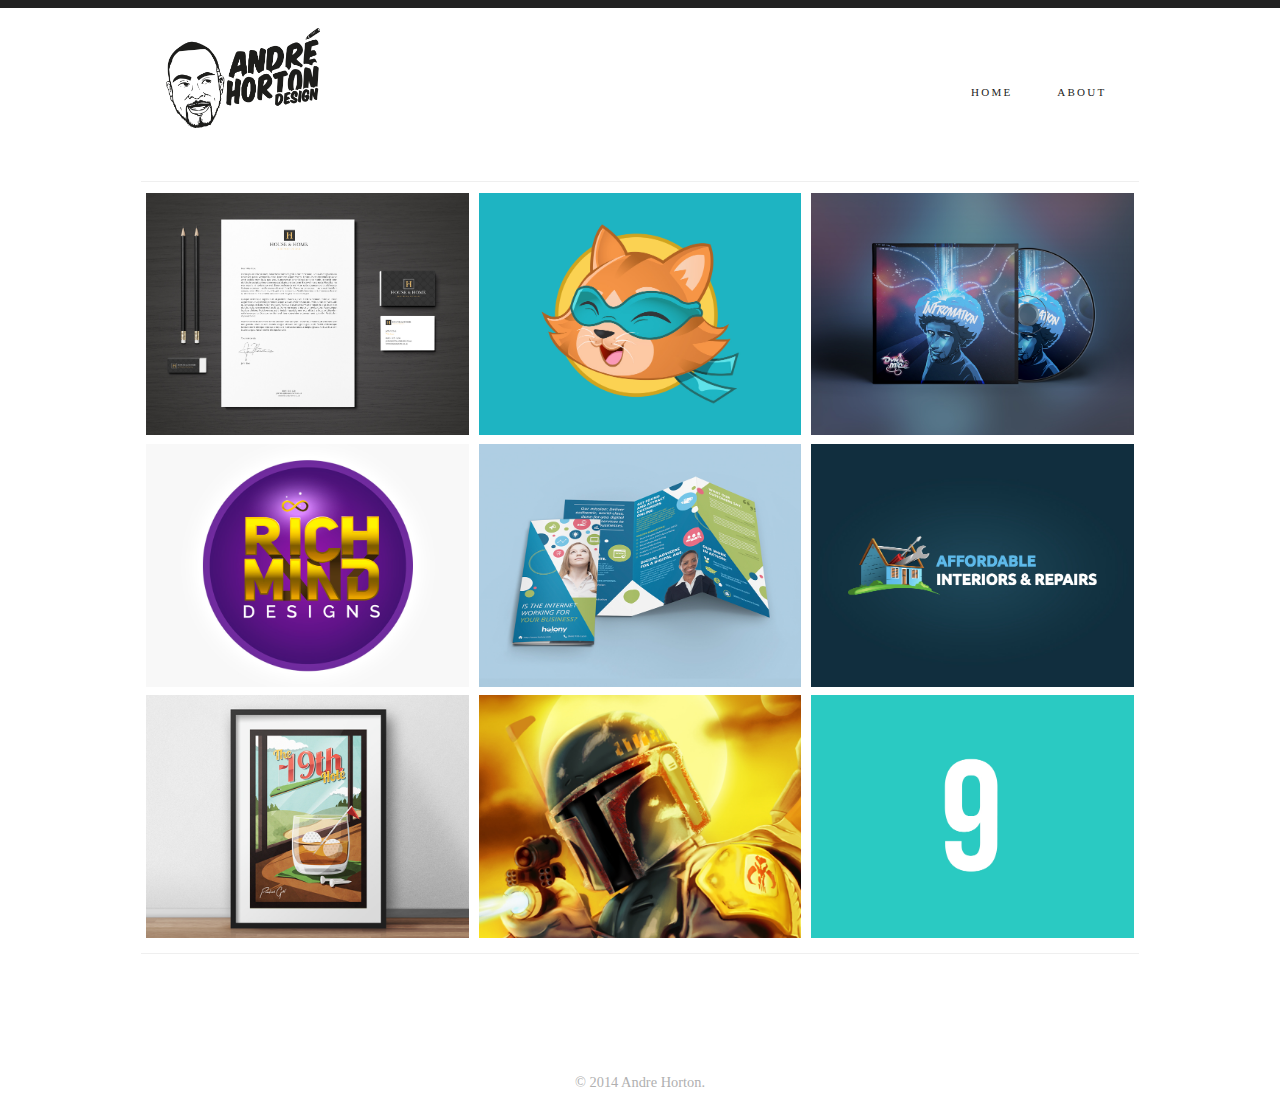
<file: index.html>
<!doctype html>
<html>
<head>
<meta charset="utf-8">
<title>ANDRE HORTON DESIGN</title>
<link rel="stylesheet" href="main.css">
<link rel="stylesheet" href="responsive.css">
<script src="https://ajax.googleapis.com/ajax/libs/jquery/2.2.0/jquery.min.js"></script>
<meta name="viewport" content="width=device-width, initial-scale =1.0, user scalable =no">
</head>
    
<body>
    <nav id=mobile_menu>
        <div class="handle">Menu</div>
        <ul>
            <li><a href="index.html">Home</a></li>
            <li><a href="about.html">About</a></li>
        </ul>
    </nav>
    <header>
        <div id="logo">
            <a href="index.html">
<img src="Images/My%20logo.png"></a>
        </div>
        
         <nav id=menu>
        <ul>
            <li><a href="index.html">Home</a></li>
            <li><a href="about.html">About</a></li>
        </ul>
    </nav>
    
    </header>

    <div id="wrapper">
        
          <div class="page-divider"></div>
        
        <section>
            <ul id="gallery">
               
            <li class="roll"><a href="page1.html">
              <img src="Images/House&Home/H&H2.jpg" >
                </a> </li>
                
                <li class="roll"><a href="page2.html">
              <img src="Images/ninja-mascot.jpg" alt="">
                </a> </li>
                
                <li class="roll"><a href="page3.html">
              <img src="Images/Dyna-MicAH/DynA-MicAH1.jpg" alt="">
                </a> </li>
                
                <li class="roll"><a href="page4.html">
              <img src="Images/rich_minds2.jpg" alt="">
                </a> </li>
                
                  <li class="roll"><a href="page5.html">
              <img src="Images/Holony/holony-media.jpg" alt="">
                </a> </li>
                
                 <li class="roll"><a href="page1.html">
              <img src="Images/Affordable-int..I/Affordable_interiors.jpg" alt="">
                </a> </li>
                  
                <li class="roll"><a href="page7.html">
              <img src="Images/practical_golf/Practical-golf1.jpg" alt="">
                </a> </li>
                
                 <li class="roll"><a href="page1.html">
              <img src="Images/Star_Wars/bobaf.jpg" alt="">
                </a> </li>
                
                 <li class="roll"><a href="page1.html">
              <img src="Images/experiments/exp_9.jpg" alt="">
                </a> </li>
                
            </ul>
        </section>
        <div class="page-divider2"></div>
            
    </div>
        
        </div>
    

      <div id="footer">
  		<footer id="footer">
  			<p>&copy; 2014 Andre Horton.</p>
  		</footer>
      <div>
</body>

    <script>
        $('.handle').on('click', function() {
            $('nav ul').toggleClass('showing')
        });
    </script>


</html>
</file>
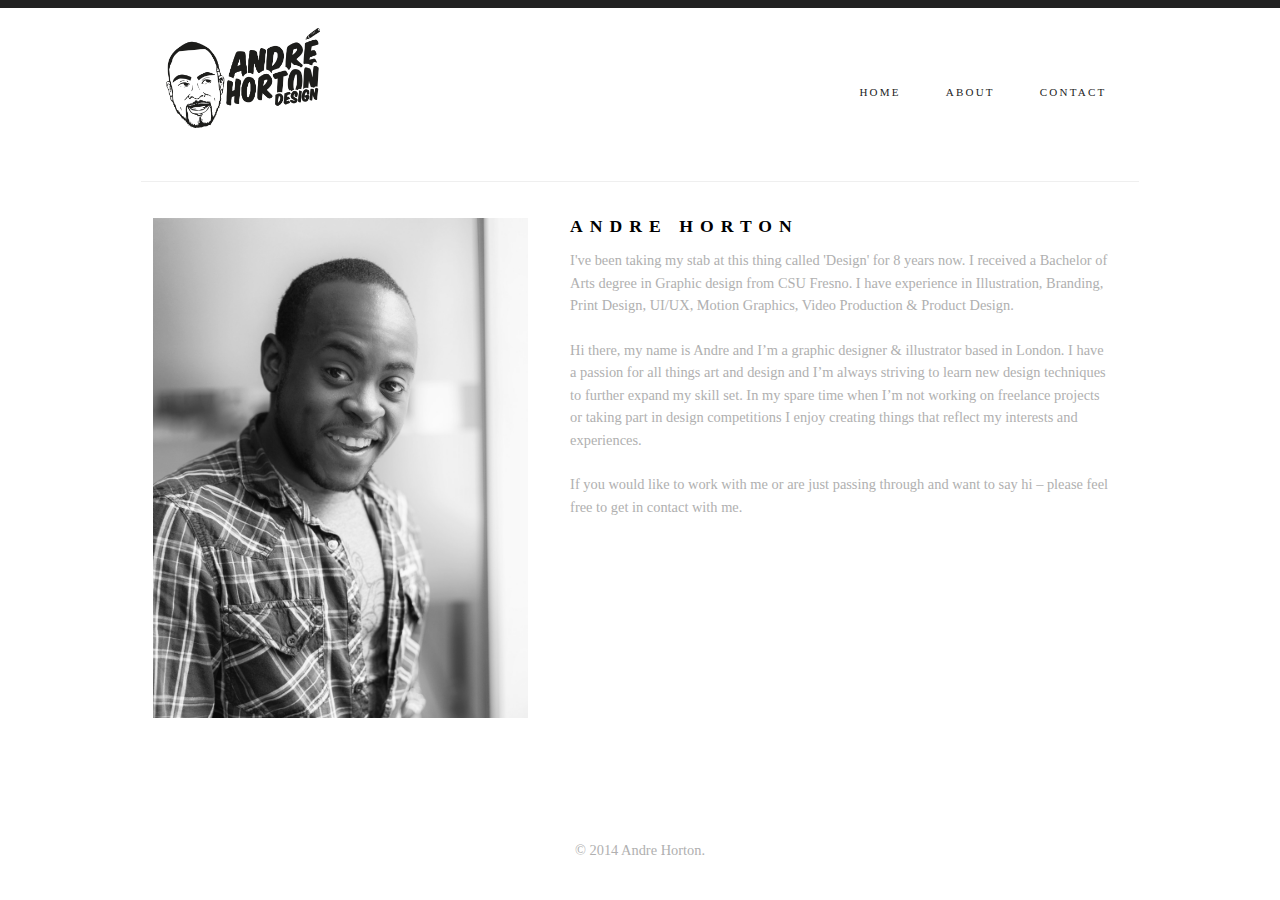
<file: about.html>
<!doctype html>
<html>
<head>
<meta charset="utf-8">
<title>Andre | Horton</title>
<link rel="stylesheet" href="main.css">
<link rel="stylesheet" href="responsive.css">
<script src="https://ajax.googleapis.com/ajax/libs/jquery/2.2.0/jquery.min.js"></script>
<meta name="viewport" content="width=device-width, initial-scale =1.0, user scalable =no">
</head>
    
<body>
    <nav id=mobile_menu>
        <div class="handle">Menu</div>
        <ul>
            <li><a href="index.html">Home</a></li>
            <li><a href="about.html">About</a></li>
            <li><a href="contact.html">Contact</a></li>
        </ul>
    </nav>
    <header>
        <div id="logo">
            <a href="index.html">
<img src="Images/My%20logo.png"></a>
        </div>
        
         <nav id=menu>
        <ul>
            <li><a href="index.html">Home</a></li>
            <li><a href="about.html">About</a></li>
            <li><a href="contact.html">Contact</a></li>
        </ul>
    </nav>
      
    </header>
    
   
    
    
    <div id="wrapper">
        
        <div class="page-divider"></div>
        
            <section>
            
                <div id="about_image">
                    <div class="my_photo"><img src="Images/my_picture.jpg" ></div>

                </div>

                <div id="about_text">
                <h1>Andre Horton</h1>
                    <p> I've been taking my stab at this thing called 'Design' for 8 years now. I received a Bachelor of Arts degree in Graphic design from CSU Fresno. I have experience in Illustration, Branding, Print Design, UI/UX, Motion Graphics, Video Production & Product Design. 
                        
                    <br>
                    <br>

                    Hi there, my name is Andre and I’m a graphic designer & illustrator based in London. I have a passion for all things art and design and I’m always striving to learn new design techniques to further expand my skill set. In my spare time when I’m not working on freelance projects or taking part in design competitions I enjoy creating things that reflect my interests and experiences.

                    <br>
                    <br>

                    If you would like to work with me or are just passing through and want to say hi – please feel free to get in contact with me.</p>
                </div>

             </section>
    </div>
        
        </div>

      <div id="footer">
  		<footer id="footer">
  			<p>&copy; 2014 Andre Horton.</p>
  		</footer>
      <div>
</body>

    <script>
        $('.handle').on('click', function() {
            $('nav ul').toggleClass('showing')
        });
    </script>


</html>
</file>
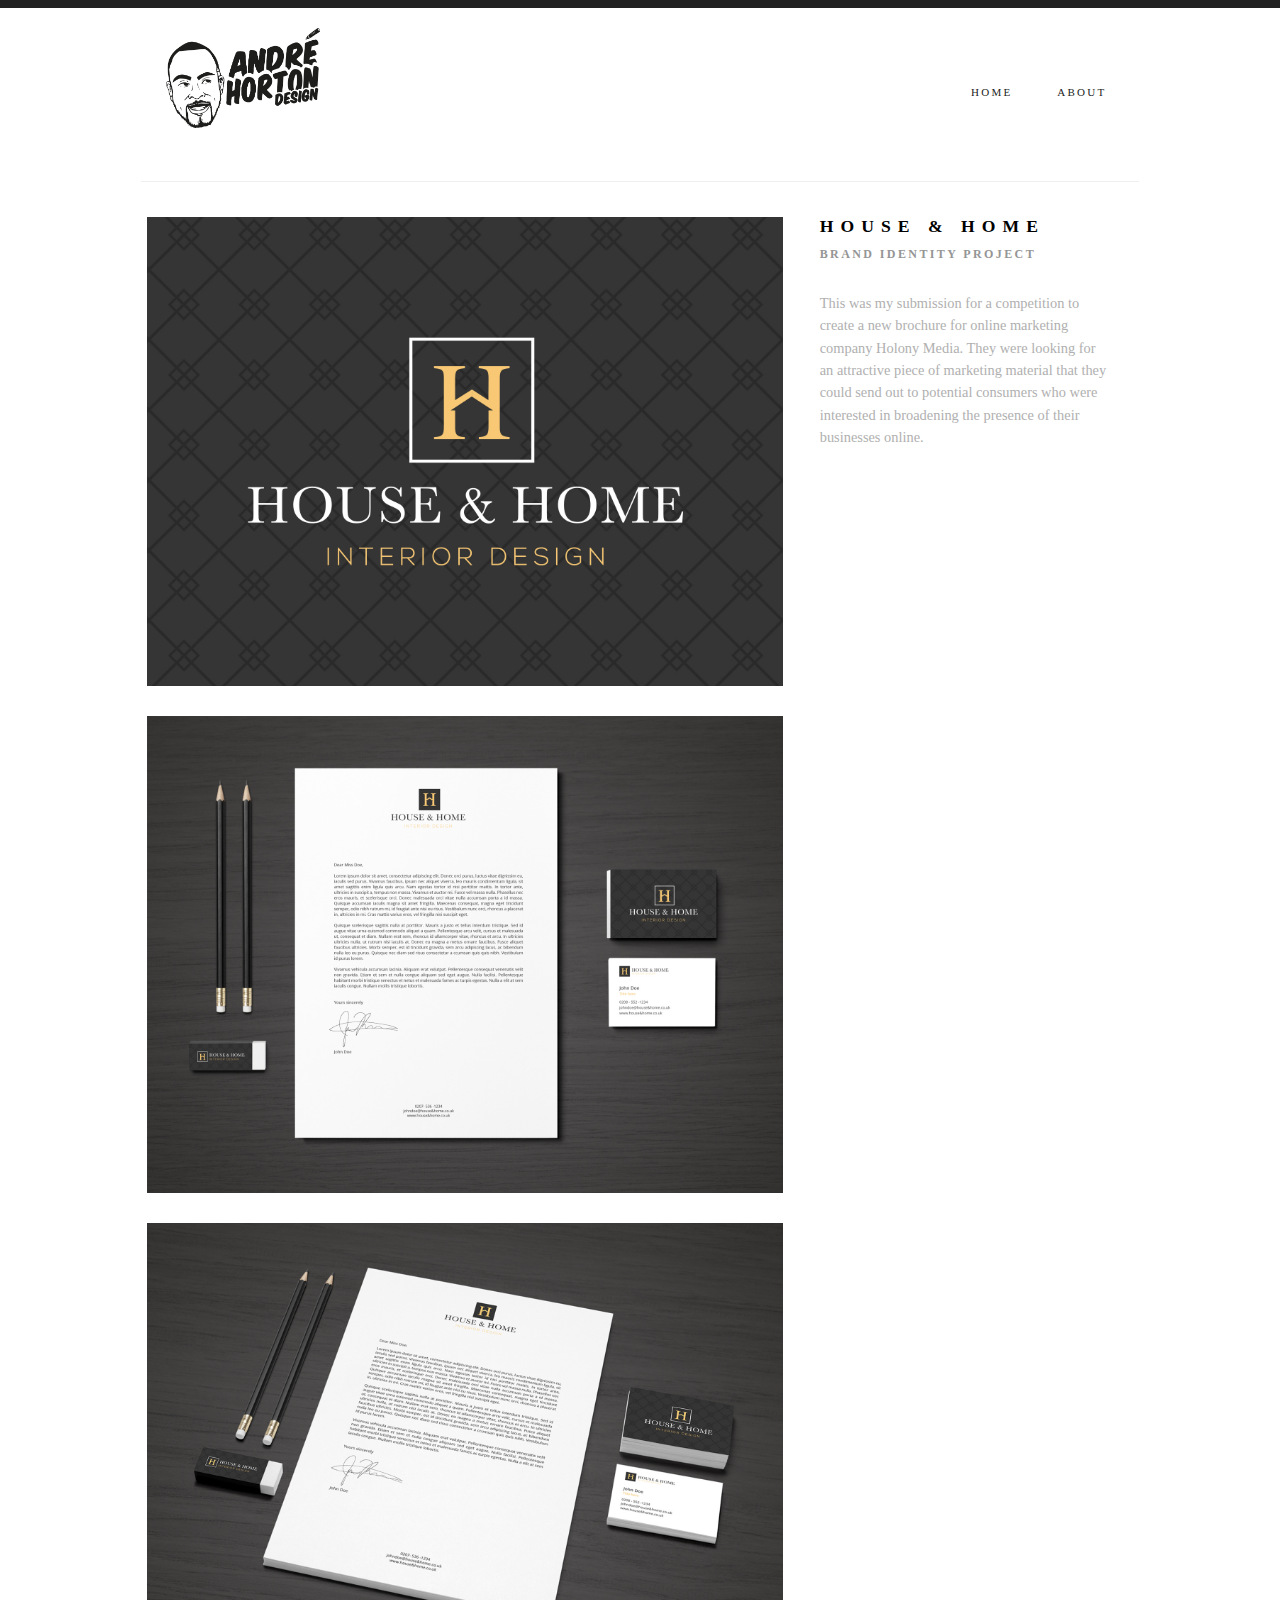
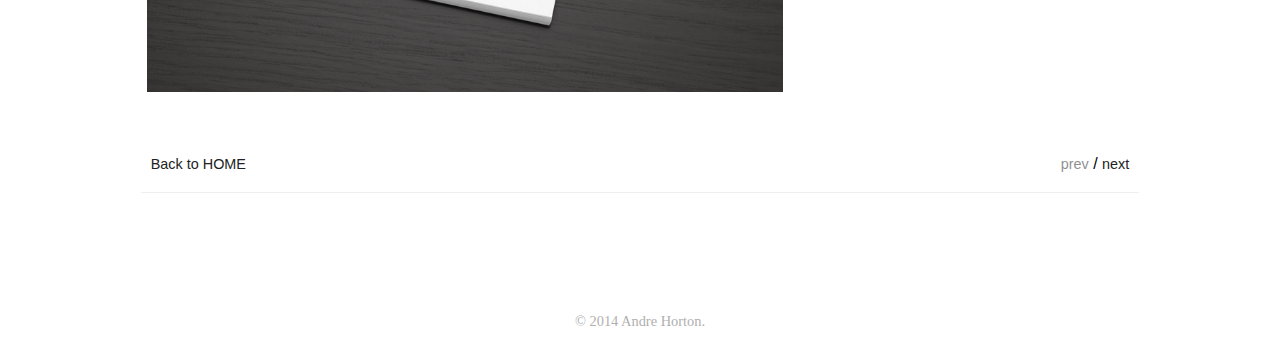
<file: page1.html>
<!doctype html>
<html>
<head>
<meta charset="utf-8">
<title>Andre | Horton</title>
<link rel="stylesheet" href="main.css">
<link rel="stylesheet" href="responsive.css">
<script src="https://ajax.googleapis.com/ajax/libs/jquery/2.2.0/jquery.min.js"></script>
<meta name="viewport" content="width=device-width, initial-scale =1.0, user scalable =no">
</head>
    
<body>
    <nav id=mobile_menu>
        <div class="handle">Menu</div>
        <ul>
            <li><a href="index.html">Home</a></li>
            <li><a href="about.html">About</a></li>
        </ul>
    </nav>
    <header>
        <div id="logo">
            <a href="index.html">
<img src="Images/My%20logo.png"></a>
        </div>
        
         <nav id=menu>
        <ul>
            <li><a href="index.html">Home</a></li>
            <li><a href="about.html">About</a></li>
        </ul>
    </nav>
      
    </header>
    
   
    
    
    <div id="wrapper">
        
        <div class="page-divider"></div>
        
        <section>
        
        <div id="text_space_mobile">
            <h1>House & Home</h1>
            <h2>Brand Identity project</h2>
                <p>This was my submission for a competition to create a new brochure for online marketing company Holony Media.

They were looking for an attractive piece of marketing material that they could send out to potential consumers who were interested in broadening the presence of their businesses online.</p>
            </div>
      
            <div id="image_space">
                <div class="image"><img src="Images/House&Home/H&H1.jpg" ></div>
                <div class="image"><img src="Images/House&Home/H&H2.jpg" ></div>
                <div class="image"><img src="Images/House&Home/H&H3.jpg" ></div>

            </div>
            
            <div id="text_space">
            <h1>House & Home</h1>
            <h2>Brand Identity project</h2>
                <p>This was my submission for a competition to create a new brochure for online marketing company Holony Media.

They were looking for an attractive piece of marketing material that they could send out to potential consumers who were interested in broadening the presence of their businesses online.</p>
            </div>
            
             <div id="gallery_nav">
                 <a href="Index.html">Back to HOME</a>
                 
                     <div id="gallery_controls">
                    <span class="project-disabled"><a href="">prev</a></span>
                     /
                     <span> <a href="page2.html">next</a></span>
                     </div>
             </div>
            
        </section>
      <div class="page-divider2"></div>

    </div>
        
        </div>

      <div id="footer">
  		<footer id="footer">
  			<p>&copy; 2014 Andre Horton.</p>
  		</footer>
      <div>
</body>

    <script>
        $('.handle').on('click', function() {
            $('nav ul').toggleClass('showing')
        });
    </script>


</html>
</file>
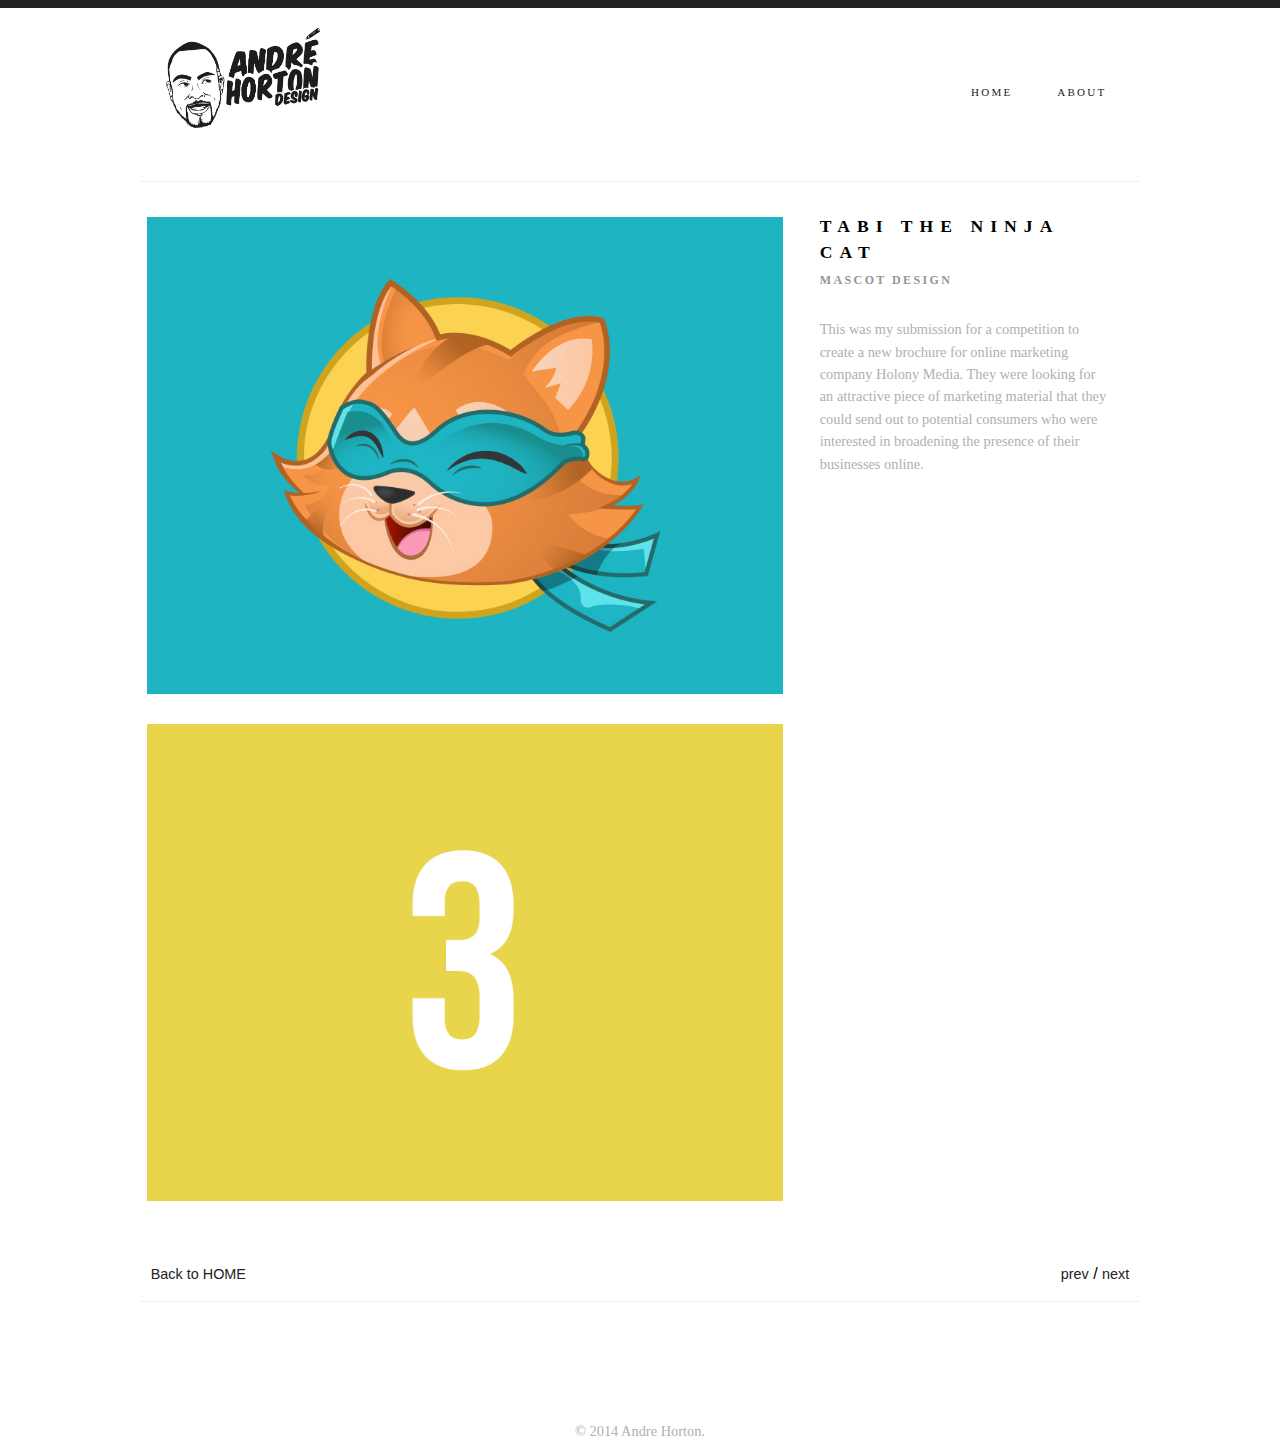
<file: page2.html>
<!doctype html>
<html>
<head>
<meta charset="utf-8">
<title>Andre | Horton</title>
<link rel="stylesheet" href="main.css">
<link rel="stylesheet" href="responsive.css">
<script src="https://ajax.googleapis.com/ajax/libs/jquery/2.2.0/jquery.min.js"></script>
<meta name="viewport" content="width=device-width, initial-scale =1.0, user scalable =no">
</head>
    
<body>
    <nav id=mobile_menu>
        <div class="handle">Menu</div>
        <ul>
            <li><a href="index.html">Home</a></li>
            <li><a href="about.html">About</a></li>
        </ul>
    </nav>
    <header>
        <div id="logo">
            <a href="index.html">
<img src="Images/My%20logo.png"></a>
        </div>
        
         <nav id=menu>
        <ul>
            <li><a href="index.html">Home</a></li>
            <li><a href="about.html">About</a></li>
        </ul>
    </nav>
      
    </header>
    
   
    
    
    <div id="wrapper">
        
        <div class="page-divider"></div>
        
        <section>
        
        <div id="text_space_mobile">
            <h1>Tabi the ninja cat</h1>
            <h2>Mascot Design</h2>
                <p>This was my submission for a competition to create a new brochure for online marketing company Holony Media.

They were looking for an attractive piece of marketing material that they could send out to potential consumers who were interested in broadening the presence of their businesses online.</p>
            </div>
      
            <div id="image_space">
                <div class="image"><img src="Images/ninja-mascot.jpg" ></div>
                <div class="image"><img src="Images/experiments/exp_3.jpg" ></div>

            </div>
            
            <div id="text_space">
            <h1>Tabi the ninja cat</h1>
            <h2>Mascot Design</h2>
                <p>This was my submission for a competition to create a new brochure for online marketing company Holony Media.

They were looking for an attractive piece of marketing material that they could send out to potential consumers who were interested in broadening the presence of their businesses online.</p>
            </div>
            
             <div id="gallery_nav">
                 <a href="Index.html">Back to HOME</a>
                 
                     <div id="gallery_controls">
                    <span><a href="page1.html">prev</a></span>
                     /
                     <span> <a href="about.html">next</a></span>
                     </div>
             </div>
            
        </section>
        <div class="page-divider2"></div>

    </div>
        
        </div>

      <div id="footer">
  		<footer id="footer">
  			<p>&copy; 2014 Andre Horton.</p>
  		</footer>
      <div>
</body>

    <script>
        $('.handle').on('click', function() {
            $('nav ul').toggleClass('showing')
        });
    </script>


</html>
</file>
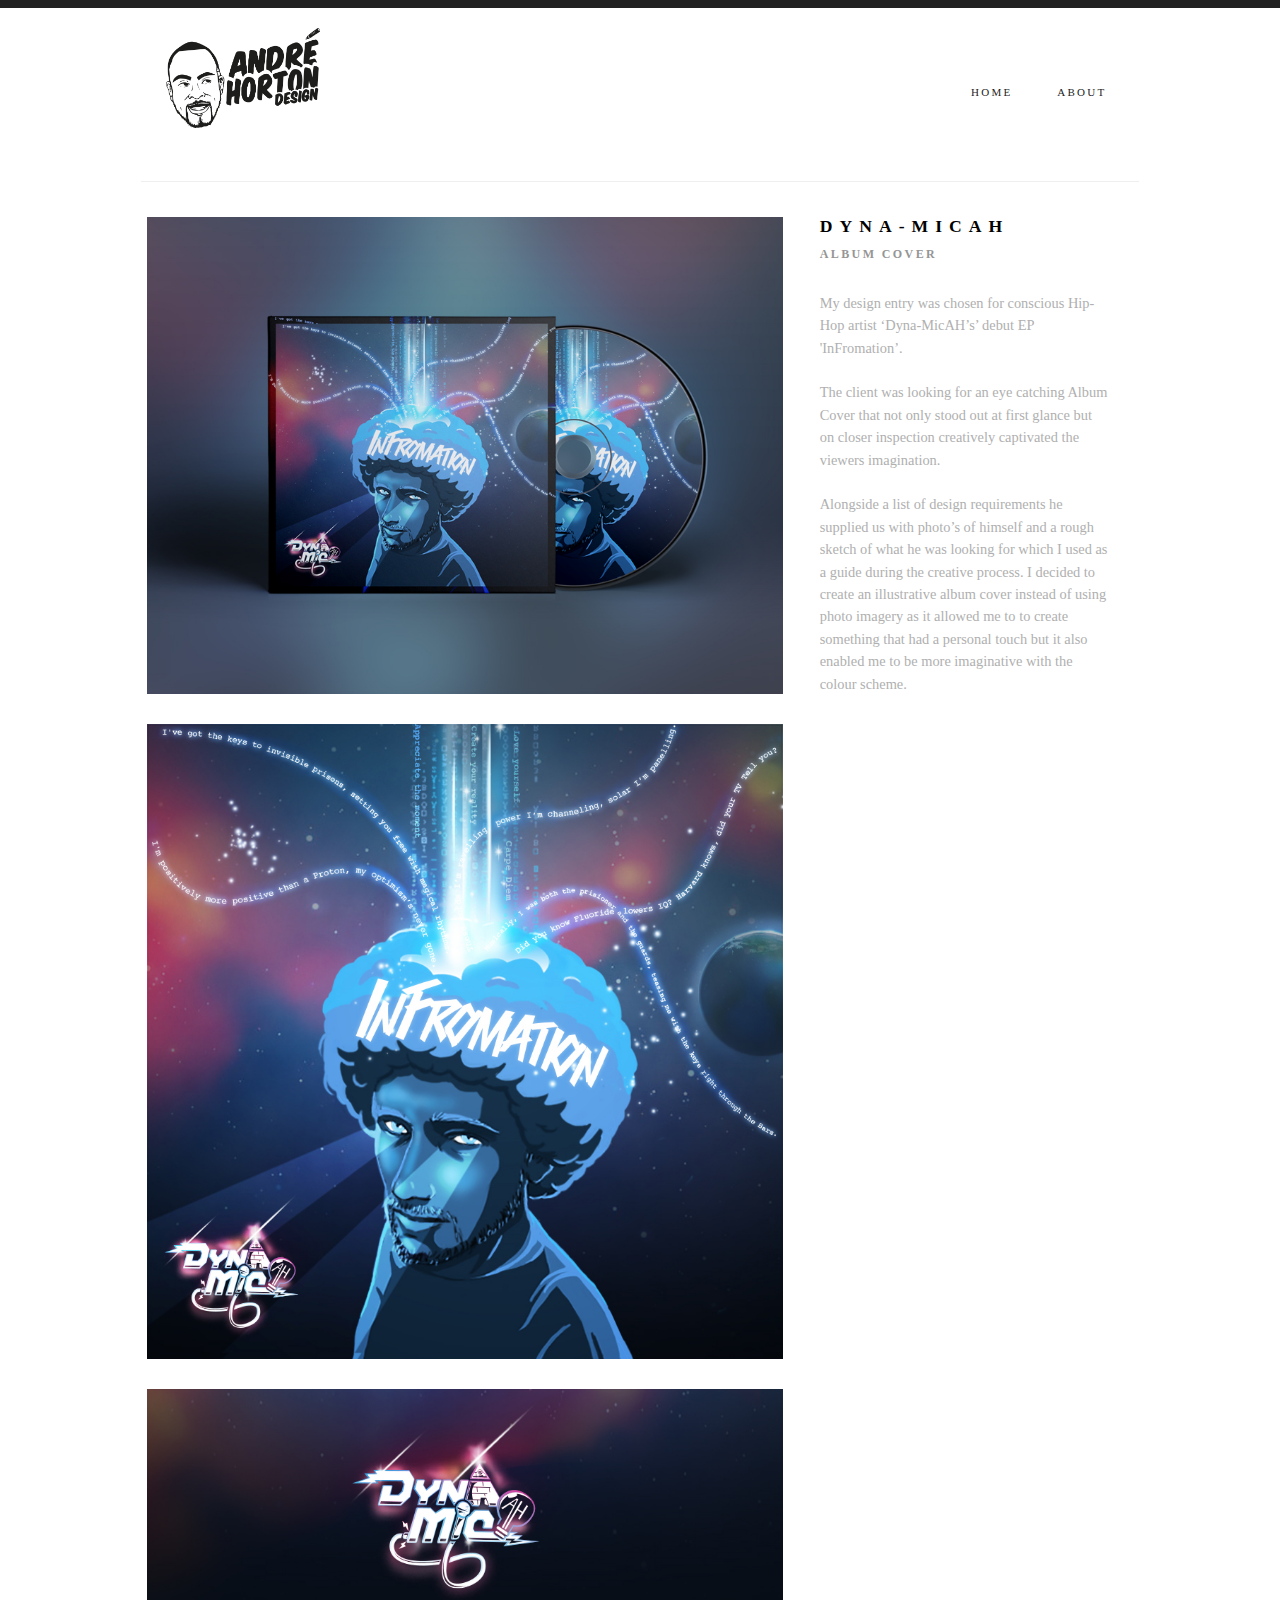
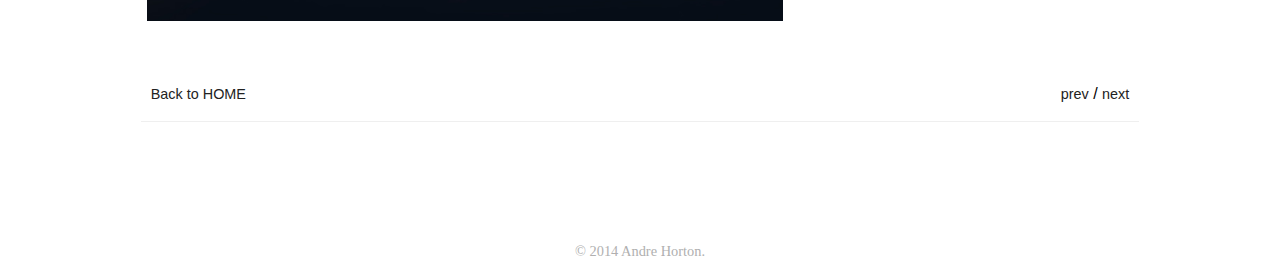
<file: page3.html>
<!doctype html>
<html>
<head>
<meta charset="utf-8">
<title>Andre | Horton</title>
<link rel="stylesheet" href="main.css">
<link rel="stylesheet" href="responsive.css">
<script src="https://ajax.googleapis.com/ajax/libs/jquery/2.2.0/jquery.min.js"></script>
<meta name="viewport" content="width=device-width, initial-scale =1.0, user scalable =no">
</head>
    
<body>
    <nav id=mobile_menu>
        <div class="handle">Menu</div>
        <ul>
            <li><a href="index.html">Home</a></li>
            <li><a href="about.html">About</a></li>
        </ul>
    </nav>
    <header>
        <div id="logo">
            <a href="index.html">
<img src="Images/My%20logo.png"></a>
        </div>
        
         <nav id=menu>
        <ul>
            <li><a href="index.html">Home</a></li>
            <li><a href="about.html">About</a></li>
        </ul>
    </nav>
      
    </header>
    
   
    
    
    <div id="wrapper">
        
        <div class="page-divider"></div>
        
        <section>
        
        <div id="text_space_mobile">
            <h1>Dyna-Micah</h1>
            <h2>Album Cover</h2>
                <p>My design entry was chosen for conscious Hip-Hop artist ‘Dyna-MicAH’s’ debut EP 'InFromation’.
                    <br>
                    <br>
                    The client was looking for an eye catching Album Cover that not only stood out at first glance but on closer inspection creatively captivated the viewers imagination.
                    <br>
                    <br>
                    Alongside a list of design requirements he supplied us with photo’s of himself and a rough sketch of what he was looking for which I used as a guide during the creative process. I decided to create an illustrative album cover instead of using photo imagery as it allowed me to to create something that had a personal touch but it also enabled me to be more imaginative with the colour scheme. 
                
                </p>
            </div>
      
            <div id="image_space">
                <div class="image"><img src="Images/Dyna-MicAH/DynA-MicAH1.jpg" ></div>
                <div class="image"><img src="Images/Dyna-MicAH/Dyna-MicAH-cover.jpg" ></div>
                <div class="image"><img src="Images/Dyna-MicAH/Dyna-MicAH-logo.jpg" ></div>

            </div>
            
            <div id="text_space">
            <h1>Dyna-Micah</h1>
            <h2>Album Cover</h2>
                <p>My design entry was chosen for conscious Hip-Hop artist ‘Dyna-MicAH’s’ debut EP 'InFromation’.
                    <br>
                    <br>
                    The client was looking for an eye catching Album Cover that not only stood out at first glance but on closer inspection creatively captivated the viewers imagination.
                    <br>
                    <br>
                    Alongside a list of design requirements he supplied us with photo’s of himself and a rough sketch of what he was looking for which I used as a guide during the creative process. I decided to create an illustrative album cover instead of using photo imagery as it allowed me to to create something that had a personal touch but it also enabled me to be more imaginative with the colour scheme. 
                
                </p>
            </div>
            
             <div id="gallery_nav">
                 <a href="Index.html">Back to HOME</a>
                 
                     <div id="gallery_controls">
                    <span><a href="page2.html">prev</a></span>
                     /
                     <span> <a href="page4.html">next</a></span>
                     </div>
             </div>
            
        </section>
        <div class="page-divider2"></div>
    </div>
        
        </div>

      <div id="footer">
  		<footer id="footer">
  			<p>&copy; 2014 Andre Horton.</p>
  		</footer>
      <div>
</body>

    <script>
        $('.handle').on('click', function() {
            $('nav ul').toggleClass('showing')
        });
    </script>


</html>
</file>
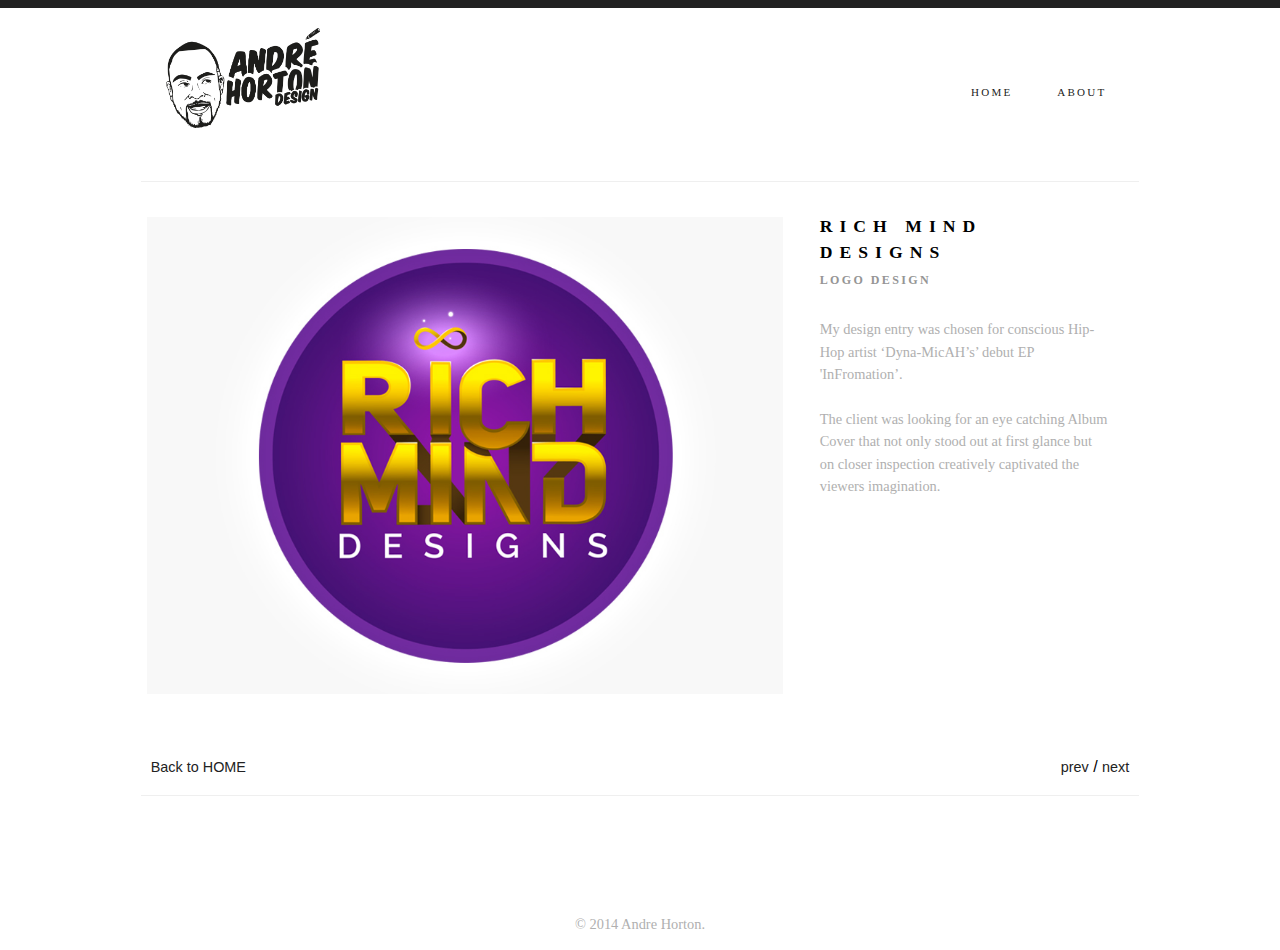
<file: page4.html>
<!doctype html>
<html>
<head>
<meta charset="utf-8">
<title>Andre | Horton</title>
<link rel="stylesheet" href="main.css">
<link rel="stylesheet" href="responsive.css">
<script src="https://ajax.googleapis.com/ajax/libs/jquery/2.2.0/jquery.min.js"></script>
<meta name="viewport" content="width=device-width, initial-scale =1.0, user scalable =no">
</head>
    
<body>
    <nav id=mobile_menu>
        <div class="handle">Menu</div>
        <ul>
            <li><a href="index.html">Home</a></li>
            <li><a href="about.html">About</a></li>
        </ul>
    </nav>
    <header>
        <div id="logo">
            <a href="index.html">
<img src="Images/My%20logo.png"></a>
        </div>
        
         <nav id=menu>
        <ul>
            <li><a href="index.html">Home</a></li>
            <li><a href="about.html">About</a></li>
        </ul>
    </nav>
      
    </header>
    
   
    
    
    <div id="wrapper">
        
        <div class="page-divider"></div>
        
        <section>
        
        <div id="text_space_mobile">
            <h1>Rich Mind Designs</h1>
            <h2>Logo Design</h2>
                <p>My design entry was chosen for conscious Hip-Hop artist ‘Dyna-MicAH’s’ debut EP 'InFromation’.
                    <br>
                    <br>
                    The client was looking for an eye catching Album Cover that not only stood out at first glance but on closer inspection creatively captivated the viewers imagination.
                </p>
            </div>
      
            <div id="image_space">
                <div class="image"><img src="Images/rich_minds2.jpg" ></div>

            </div>
            
            <div id="text_space">
            <h1>Rich Mind Designs</h1>
            <h2>Logo Design</h2>
                <p>My design entry was chosen for conscious Hip-Hop artist ‘Dyna-MicAH’s’ debut EP 'InFromation’.
                    <br>
                    <br>
                    The client was looking for an eye catching Album Cover that not only stood out at first glance but on closer inspection creatively captivated the viewers imagination.
                </p>
            </div>
            
             <div id="gallery_nav">
                 <a href="Index.html">Back to HOME</a>
                 
                     <div id="gallery_controls">
                    <span><a href="page2.html">prev</a></span>
                     /
                     <span> <a href="page4.html">next</a></span>
                     </div>
             </div>
            
        </section>
        <div class="page-divider2"></div>
    </div>
        
        </div>

      <div id="footer">
  		<footer id="footer">
  			<p>&copy; 2014 Andre Horton.</p>
  		</footer>
      <div>
</body>

    <script>
        $('.handle').on('click', function() {
            $('nav ul').toggleClass('showing')
        });
    </script>


</html>
</file>
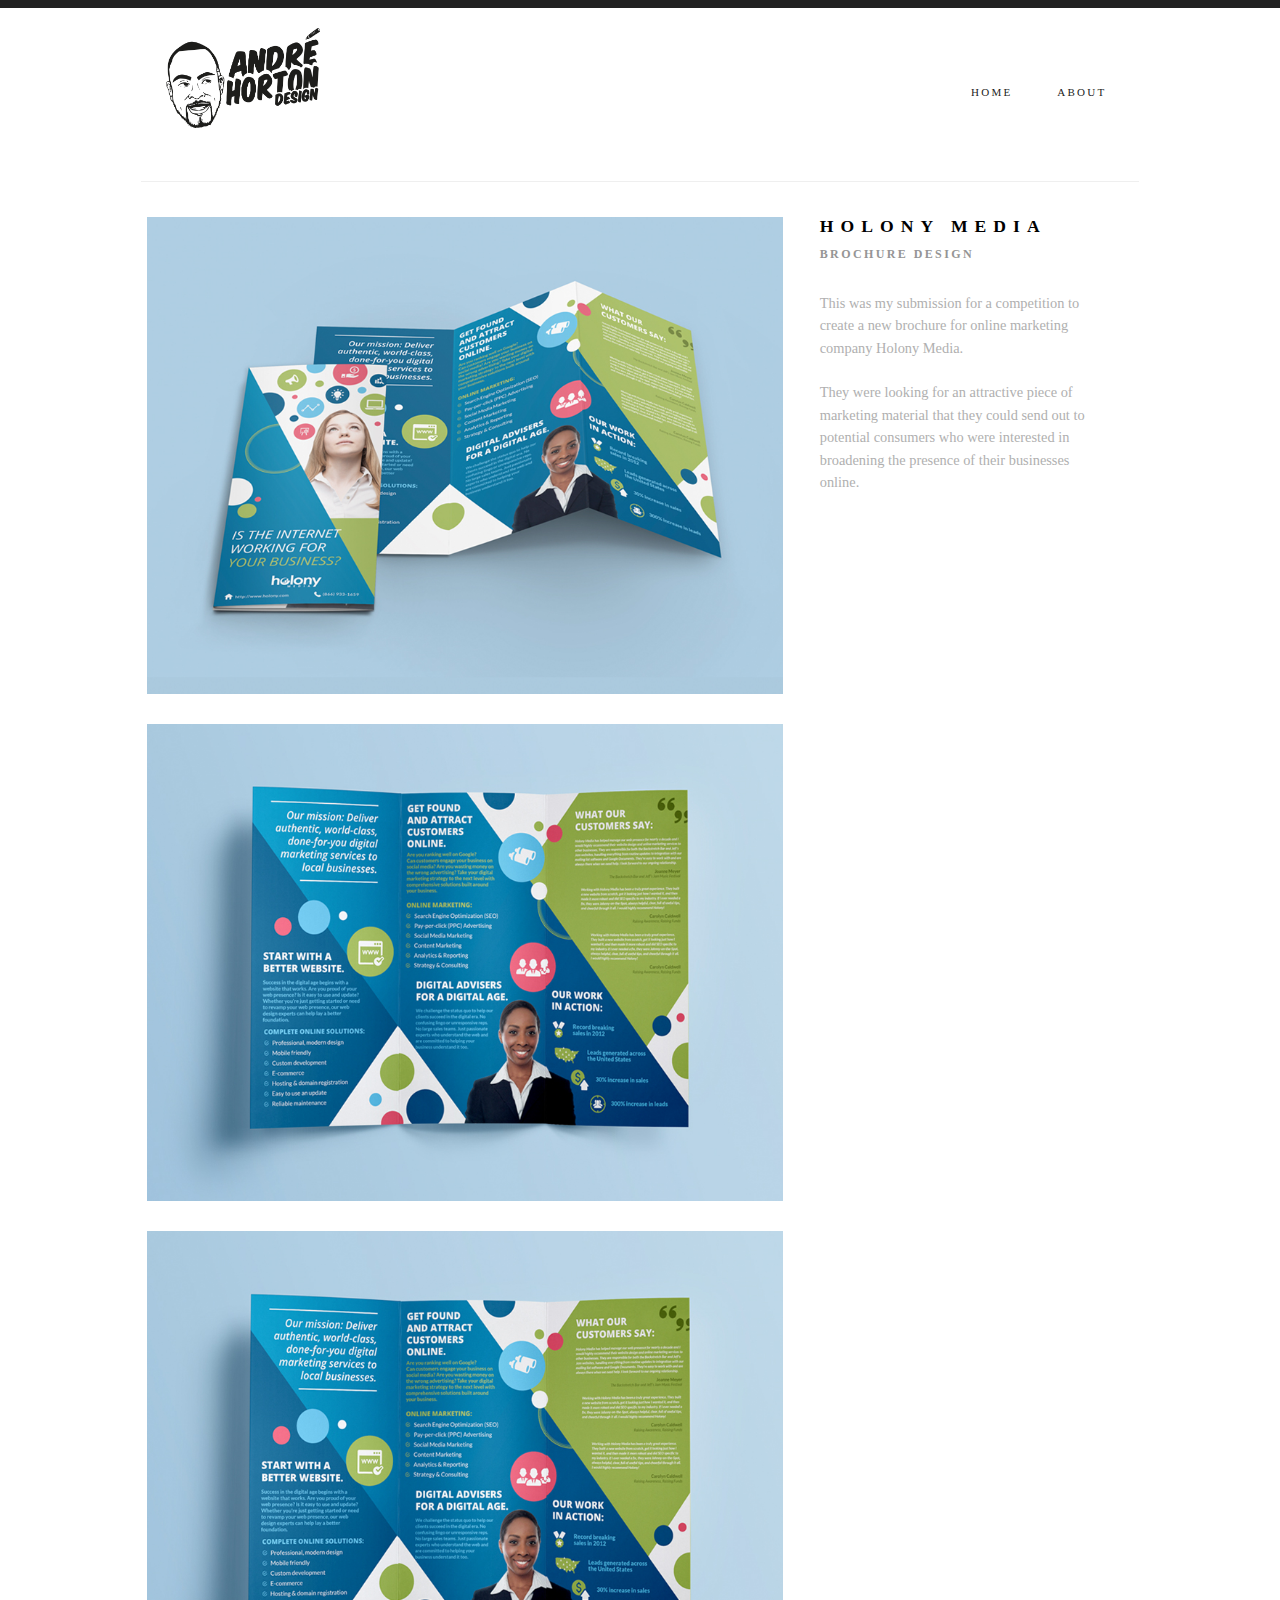
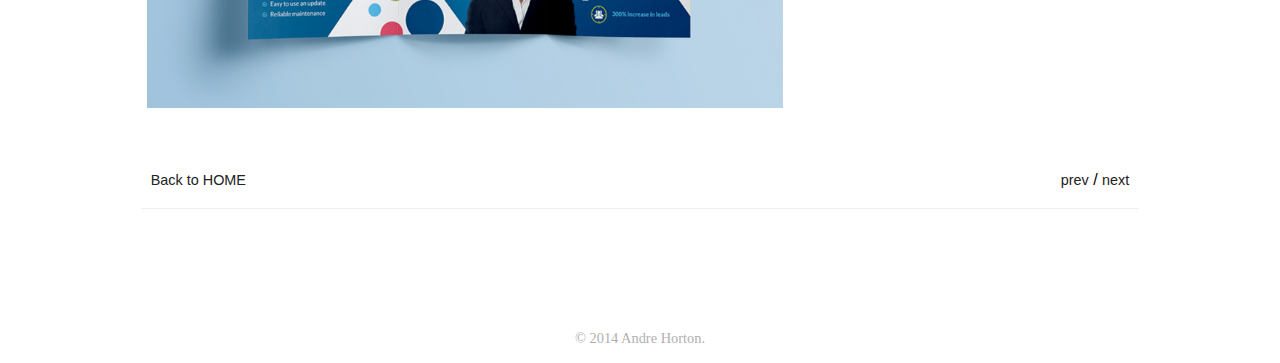
<file: page5.html>
<!doctype html>
<html>
<head>
<meta charset="utf-8">
<title>Andre | Horton</title>
<link rel="stylesheet" href="main.css">
<link rel="stylesheet" href="responsive.css">
<script src="https://ajax.googleapis.com/ajax/libs/jquery/2.2.0/jquery.min.js"></script>
<meta name="viewport" content="width=device-width, initial-scale =1.0, user scalable =no">
</head>
    
<body>
    <nav id=mobile_menu>
        <div class="handle">Menu</div>
        <ul>
            <li><a href="index.html">Home</a></li>
            <li><a href="about.html">About</a></li>
        </ul>
    </nav>
    <header>
        <div id="logo">
            <a href="index.html">
<img src="Images/My%20logo.png"></a>
        </div>
        
         <nav id=menu>
        <ul>
            <li><a href="index.html">Home</a></li>
            <li><a href="about.html">About</a></li>
        </ul>
    </nav>
      
    </header>
    
   
    
    
    <div id="wrapper">
        
        <div class="page-divider"></div>
        
        <section>
        
        <div id="text_space_mobile">
            <h1>Rich Mind Designs</h1>
            <h2>Logo Design</h2>
                <p>This was my submission for a competition to create a new brochure for online marketing company Holony Media.
                <br>
                <br>

                They were looking for an attractive piece of marketing material that they could send out to potential consumers who were interested in broadening the presence of their businesses online.
                </p>
            </div>
      
            <div id="image_space">
                <div class="image"><img src="Images/Holony/holony-media.jpg"></div>
                <div class="image"><img src="Images/Holony/holony-media2.jpg"></div>
                <div class="image"><img src="Images/Holony/holony-media3.jpg"></div>

            </div>
            
            <div id="text_space">
            <h1>Holony Media</h1>
            <h2>Brochure Design</h2>
                <p>This was my submission for a competition to create a new brochure for online marketing company Holony Media.
                <br>
                <br>

                They were looking for an attractive piece of marketing material that they could send out to potential consumers who were interested in broadening the presence of their businesses online.
                </p>
            </div>
            
             <div id="gallery_nav">
                 <a href="Index.html">Back to HOME</a>
                 
                     <div id="gallery_controls">
                    <span><a href="page2.html">prev</a></span>
                     /
                     <span> <a href="page4.html">next</a></span>
                     </div>
             </div>
            
        </section>
        <div class="page-divider2"></div>
    </div>
        
        </div>

      <div id="footer">
  		<footer id="footer">
  			<p>&copy; 2014 Andre Horton.</p>
  		</footer>
      <div>
</body>

    <script>
        $('.handle').on('click', function() {
            $('nav ul').toggleClass('showing')
        });
    </script>


</html>
</file>
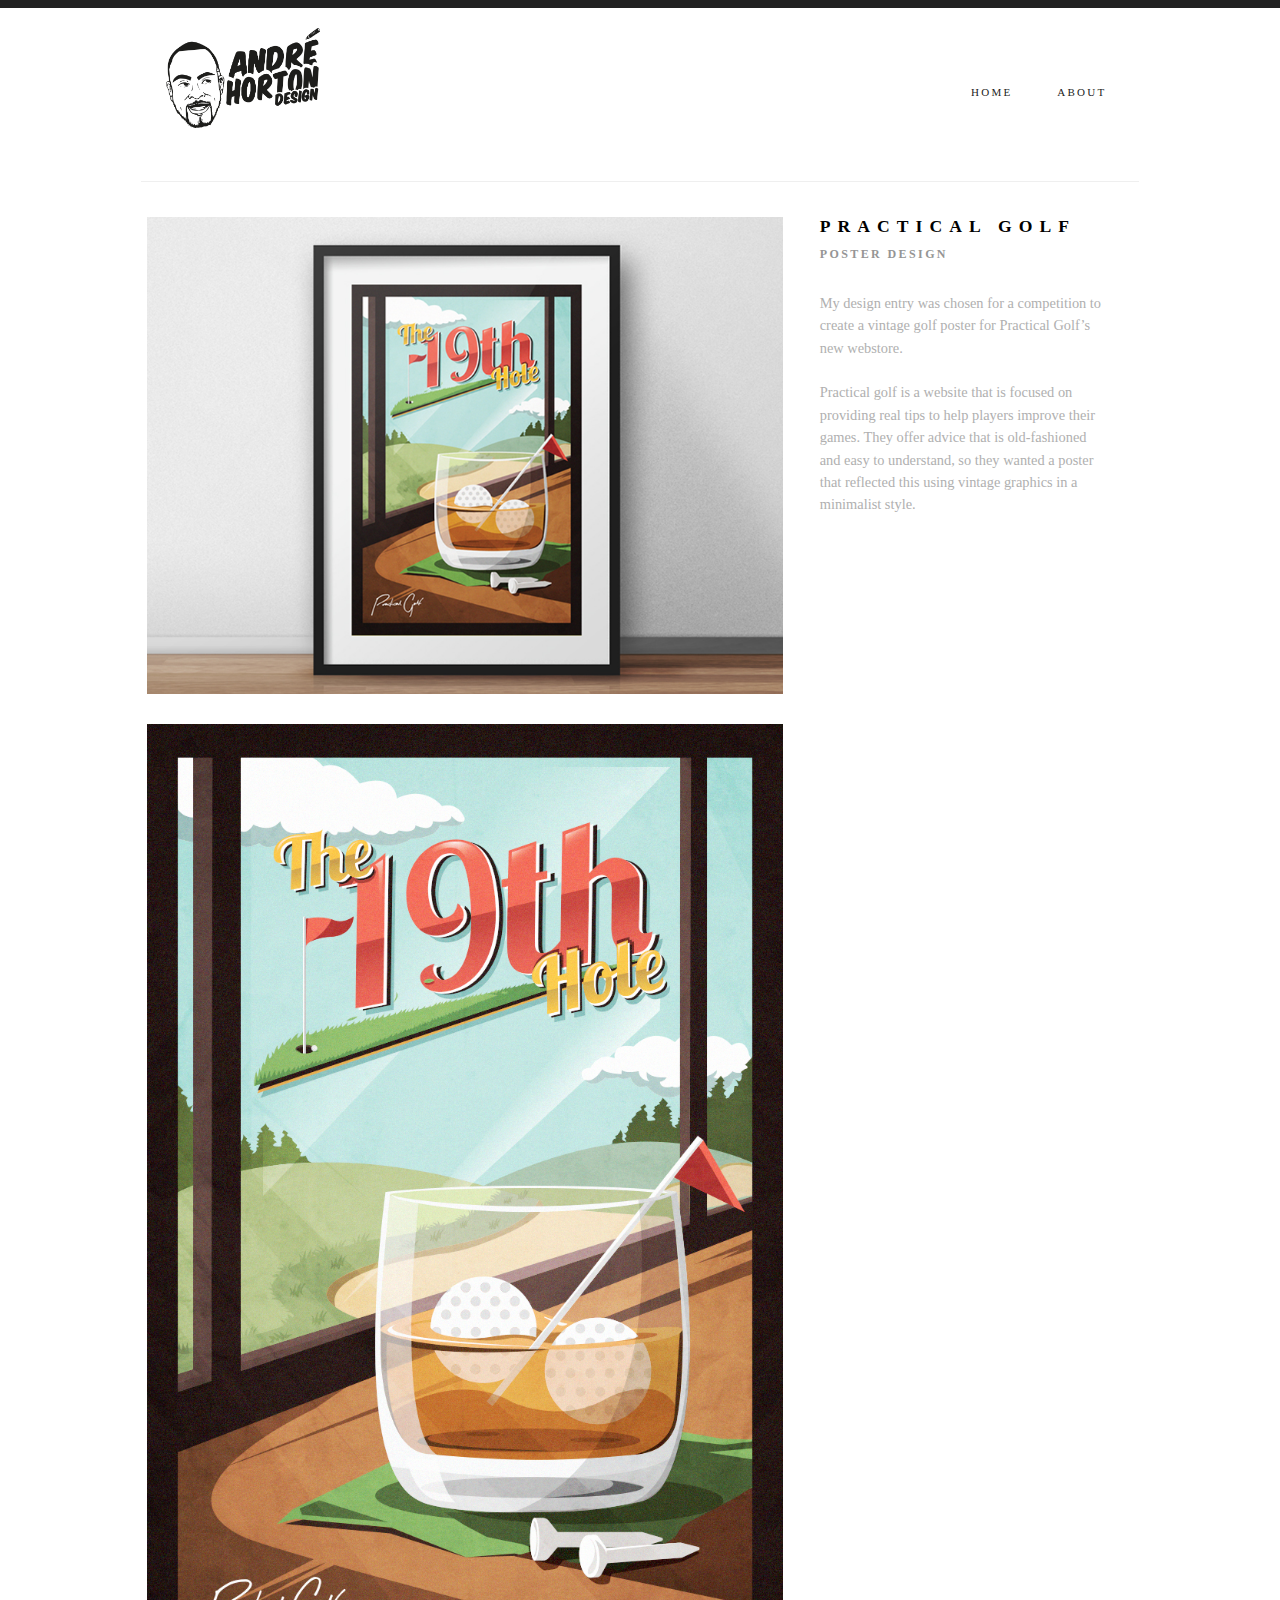
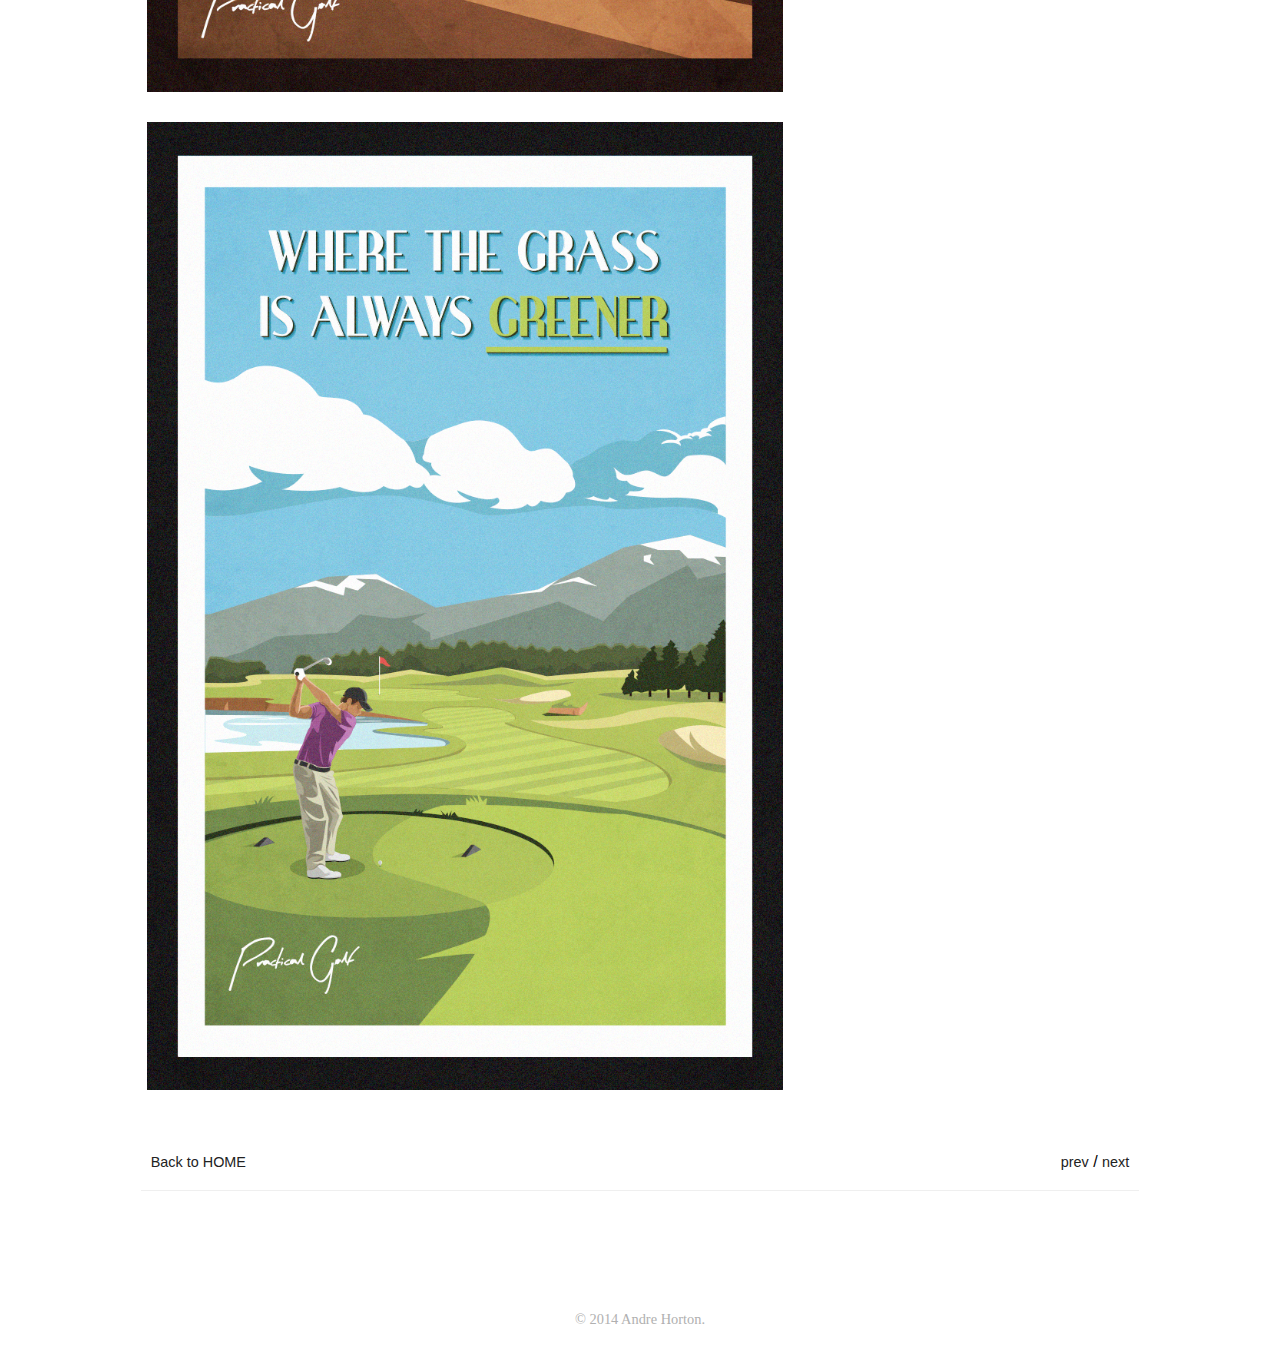
<file: page7.html>
<!doctype html>
<html>
<head>
<meta charset="utf-8">
<title>Andre | Horton</title>
<link rel="stylesheet" href="main.css">
<link rel="stylesheet" href="responsive.css">
<script src="https://ajax.googleapis.com/ajax/libs/jquery/2.2.0/jquery.min.js"></script>
<meta name="viewport" content="width=device-width, initial-scale =1.0, user scalable =no">
</head>
    
<body>
    <nav id=mobile_menu>
        <div class="handle">Menu</div>
        <ul>
            <li><a href="index.html">Home</a></li>
            <li><a href="about.html">About</a></li>
        </ul>
    </nav>
    <header>
        <div id="logo">
            <a href="index.html">
<img src="Images/My%20logo.png"></a>
        </div>
        
         <nav id=menu>
        <ul>
            <li><a href="index.html">Home</a></li>
            <li><a href="about.html">About</a></li>
        </ul>
    </nav>
      
    </header>
    
   
    
    
    <div id="wrapper">
        
        <div class="page-divider"></div>
        
        <section>
        
        <div id="text_space_mobile">
            <h1>Practical Golf</h1>
            <h2>Poster Design</h2>
                <p>This was my submission for a competition to create a new brochure for online marketing company Holony Media.
                <br>
                <br>

                They were looking for an attractive piece of marketing material that they could send out to potential consumers who were interested in broadening the presence of their businesses online.
                </p>
            </div>
      
            <div id="image_space">
                <div class="image"><img src="Images/practical_golf/Practical-golf1.jpg"></div>
                <div class="image"><img src="Images/practical_golf/Practical-golf2.jpg"></div>
                <div class="image"><img src="Images/practical_golf/Practical-golf3.jpg"></div>

            </div>
            
            <div id="text_space">
            <h1>Practical Golf</h1>
            <h2>Poster Design</h2>
                <p>My design entry was chosen for a competition to create a vintage golf poster for Practical Golf’s new webstore.
                <br>
                <br>
                Practical golf is a website that is focused on providing real tips to help players improve their games. They offer advice that is old-fashioned and easy to understand, so they wanted a poster that reflected this using vintage graphics in a minimalist style.
                </p>
            </div>
            
             <div id="gallery_nav">
                 <a href="Index.html">Back to HOME</a>
                 
                     <div id="gallery_controls">
                    <span><a href="page2.html">prev</a></span>
                     /
                     <span> <a href="page4.html">next</a></span>
                     </div>
             </div>
            
        </section>
        <div class="page-divider2"></div>
    </div>
        
        </div>

      <div id="footer">
  		<footer id="footer">
  			<p>&copy; 2014 Andre Horton.</p>
  		</footer>
      <div>
</body>

    <script>
        $('.handle').on('click', function() {
            $('nav ul').toggleClass('showing')
        });
    </script>


</html>
</file>
<file: main.css>
/***********
GENERAL
**********/


body { 
    border-top: solid 8px #222222;
    margin: 0;
    padding: 0;
    font-family: sans-serif;
    }

nav a{
    
text-decoration: none;
color: #222;
-webkit-transition: .5s;
-o-transition: .5s;
-moz-transition: .5s;
transition: .5s;
}

img {
    max-width: 100%;
}

#wrapper{
    padding: 1% 6%;
    max-width: 90%;
    margin: 0 auto;
    box-sizing: border-box;

}

.page-divider{
    border-top: solid 1px #efefef;
    height: 10px;
    width: auto;
    padding: 0 3%;
    box-sizing: border-box;
    display: block;
}

.page-divider2{
    border-bottom: solid 1px #efefef;
    height: 10px;
    width: auto;
    padding: 0 3%;
    box-sizing: border-box;
    clear: both;
}

h1{
    font-family: lato;
    font-size: 1.1em;
    text-transform: uppercase;
    letter-spacing: 0.4em;
    font-weight: 600;
    padding: 0;
    margin-bottom: -4px;
    line-height: 1.5em
}

h2{
    font-family: lato;
    font-size: 0.75rem;
    font-weight: 600;
    padding: 0;
    text-transform: uppercase;
    color: #959595;
    letter-spacing: 0.2em;
    line-height: 1.5em
}

p{
    font-family: open sans;
    font-size: 0.9rem;
    line-height: 1.4rem;
    font-weight: 400;
    color: #b0b0b0;
    
}

/***********
HEADING
**********/

header{
  
    width: 100%;
    padding: 20px 0;
    color: white;
    clear: both;
    height: 120px;
}

#logo{
    width: 23%;
    float: left;
    padding-left:13%; 
}

#logo img {
    height: 100px;
    width: auto;
}


/***********
NAVIGATION
**********/

#menu{
    width: 50%;
    float: right;
    padding-right: 12%;
    margin-top: 3%;
   
    
}


nav ul{
    
    overflow: hidden;
    text-align: right;
    margin: 0;
    font-family: lato;
    -webkit-transition: max-height 0.4s;
    -ms-transition: max-height 0.4s;
    -moz-transition: max-height 0.4s;
    -o-transition: max-height 0.4s;
    transition: max-height 0.4s;
    letter-spacing: 0.2em;
    font-size: 0.69em;
    font-weight: 500;
    text-transform: uppercase;
    padding: 0;
    list-style: none;
}

nav ul li{
    display: inline-block;
    padding: 20px;
    
}

a:hover{
    color: #d3d3d3;
   
    }



.handle {
    width: 100%;
    background: #222;
    text-align: center;
    padding: 15px 10px;
    cursor: pointer;
    box-sizing: border-box;
    color: white;
    display: none;
    text-transform: uppercase;
    font-size: 0.9em;
    letter-spacing: 0.2em;
    }

/***********
GALLERY
**********/


#gallery{
    margin: 0;
    padding: 0;
    list-style: none;
}


#gallery li{
    float: left;
    width: 32.33%;
    margin: 0.25% 0.5%;
    padding: 0;
    }


#gallery li:nth-child(4n) { 
    clear:left;} /**eliminates the gap that appears in gallery li****/


#gallery li:nth-child(8n) { 
    clear:right;}



#gallery img {
    background: black;}



footer {
	font-size: 0.75em;
	text-align: center;
	padding-top: 90px;
	clear: both;
}

.roll{
   opacity: 1;
   transition: opacity .5s ease-in-out;
   -moz-transition: opacity .5s ease-in-out;
   -webkit-transition: opacity .5s ease-in-out;
   -o-transition: opacity .5s ease-in-out;
}

.roll:hover {
      opacity: 0.70;
      }

/***********
GALLERY PAGES
**********/

#text_space_mobile{
    display: none;
}


.image{
    padding: 1% 1% 3% 1%;
}

#image_space{
    
    width: 65%;
    float: left;
    margin-bottom: 3%;
    padding-top: 2%;
}

#text_space{
    
    width: 35%;
    float: right;
    padding: 1% 3%  ;
    box-sizing: border-box
}

#text_space p {
    padding-top: 5%;
}

#text_space_mobile p {
    padding-top: 5%;
}

#gallery_nav{
    clear: both;
    padding: 1%;
}

#gallery_nav a{
    font-size: 0.9rem;
    text-decoration: none;
    color: #222;
}

#gallery_controls{
    float: right;
}

.project-disabled {
    opacity: 0.5;
    pointer-events: none; /*disables link*/
}


/***********
ABOUT ME PAGE
**********/

.my_photo{
    padding: 3% 3%;
}

#about_image{
    
    width: 40%;
    float: left;
    padding-top: 1.5%;
}

#about_text{
    
    width: 60%;
    float: right;
    padding: 1% 3%  ;
    box-sizing: border-box
}

#gallery_nav{
    clear: both;
    padding: 1%;
}

#gallery_nav a{
    font-size: 0.9rem;
    text-decoration: none;
    color: #222;
}


/***********
FORM
**********/

form{
    width: 55%;
    float: right;
    padding: 3% 4%;
    box-sizing: border-box;
    text-align: center;
    background-color: #f1f1f1;
}

input{
    background-color: #d2d2d2;
    display: block;
    margin: 2% auto;
    padding: 2%;
    width: 60%;
}

textarea{
    background-color: #d2d2d2;
    display: block;
    margin: 2% auto;
    padding: 2%;
    width: 60%;
}



/***********
FOOTER
**********/
footer {
	font-size: 0.75em;
	text-align: center;
	padding-top: 90px;
	clear: both;
}

#footer {
	bottom:0;
   	width:100%;
    display:block;
  
}
</file>
<file: responsive.css>
@media screen and (max-width: 768px){
    
    #gallery li{
    float: left;
    width: 47.2%;
    margin: 0.60% 1.3%;
}
    
    #gallery li:nth-child(4n) { 
    clear:right;}
    
    #gallery li:nth-child(odd) {
        clear: left;
    }
    
    
    #text_space{
        display: none;
}
    
    #image_space{
        width: 100%;
    }
    
    
    #about_image{
        width: 100%;
    }
    
    #about_text{
        width: 100%;
    }
    
    
    #wrapper{
    padding: 1% 1%;
    max-width: 90%;
    margin: 0 auto;
    box-sizing: border-box;
    }
    
    #text_space_mobile{
        display: block;
        padding: 2% 2% 4% 2%;
        }
    
}


@media screen and (max-width: 580px){
    
    
    header{
        width: 100%;
        margin: 0 auto;

    }
    
    nav ul{
        max-height: 0;
        text-align: center;      
    }
    
    .showing{
        max-height: 20em;
    }
    nav ul li{
        
        width: 100%;
        box-sizing: border-box;
       
    
    }
    
    .handle{
        display: block;
    }
    
    #menu{
        display: none;
        width: 100%
    }
    
    #mobile_menu{
        background-color: #d3d3d3;
        width: 100%;
        }
    
    #mobile_menu ul li:hover{
     background-color: #979797;
    -webkit-transition: .8s;
    -o-transition: .8s;
    -moz-transition: .8s;
    transition: .8s;
}

    
    #logo{
        width: 100%;
        margin: 0 auto;
        padding: 0;
        text-align: center;
    }
    
    #logo img {
        margin: 0 auto;
       
    }

    
}

@media screen and (min-width: 581px){
    
   #mobile_menu{
        display: none;
    }
}

@media screen and (max-width:588px){
    
    #menu{
        display: none;
    }
}
</file>
